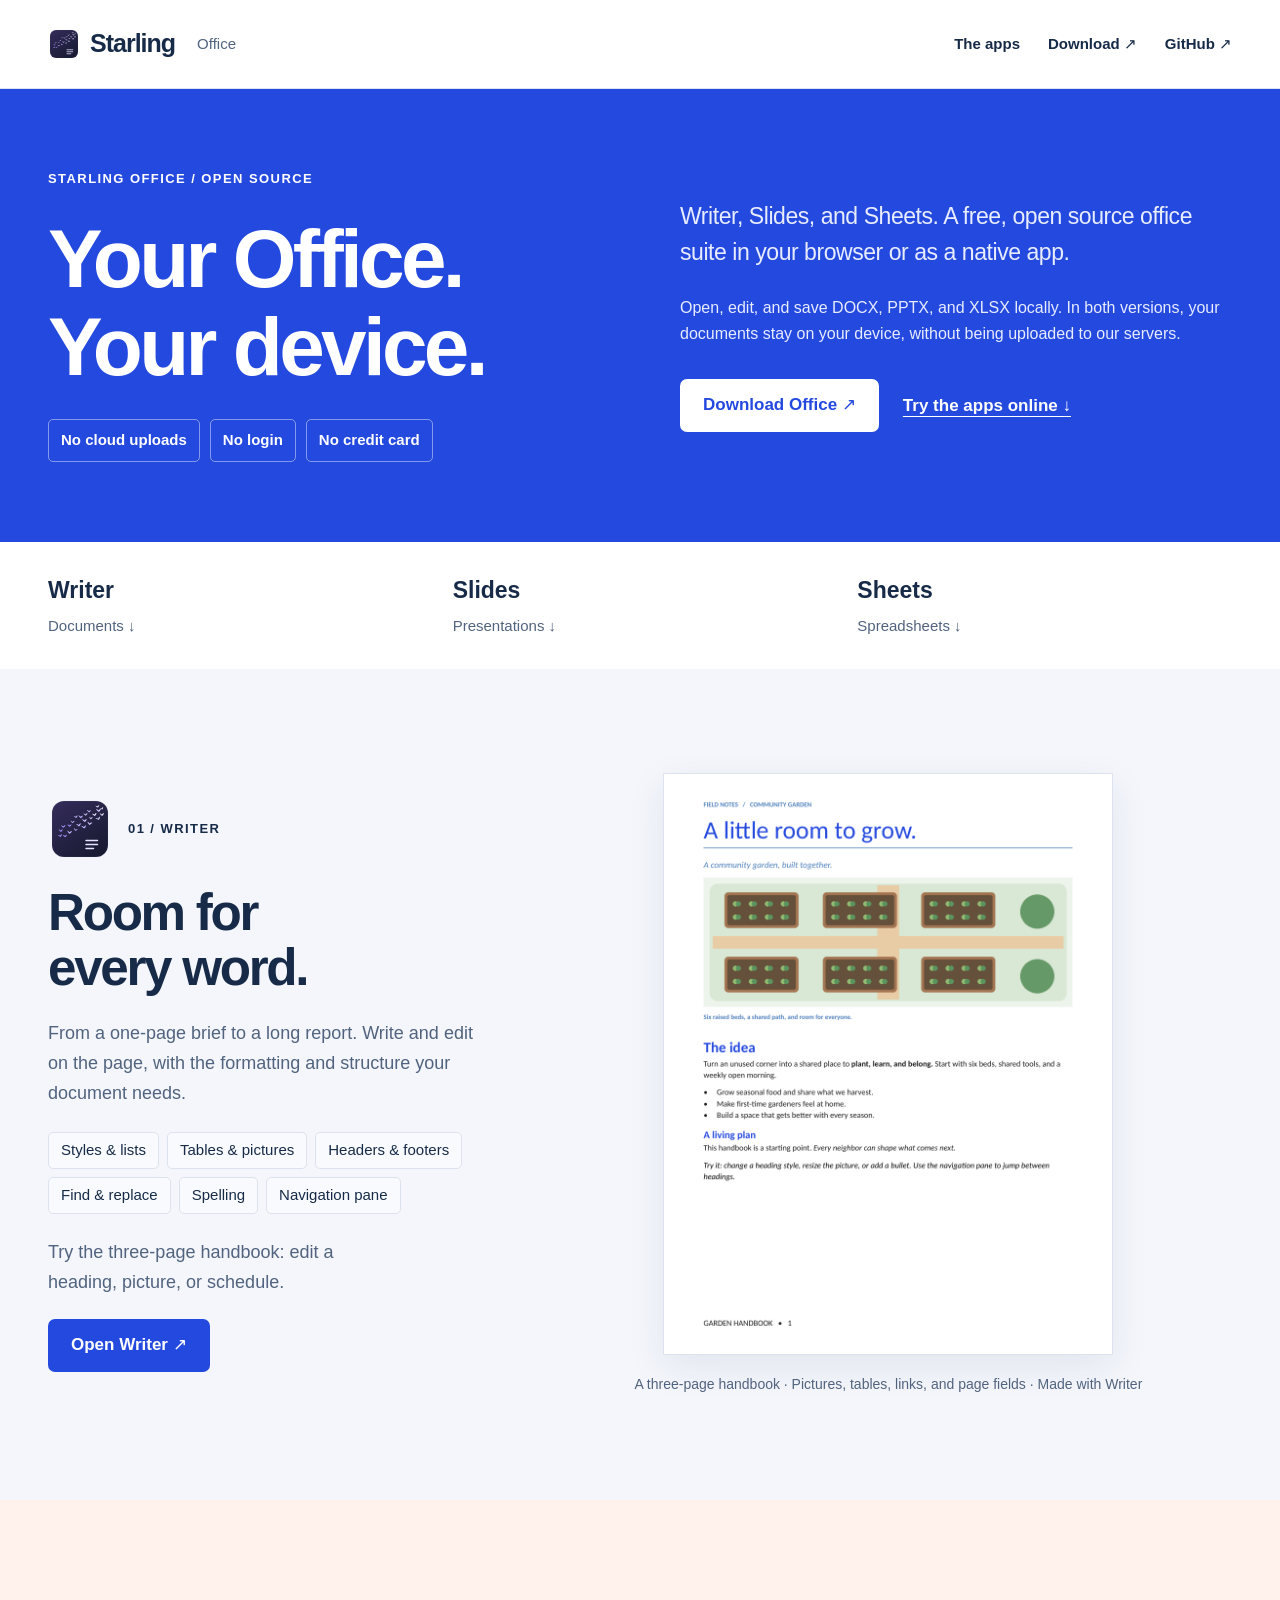
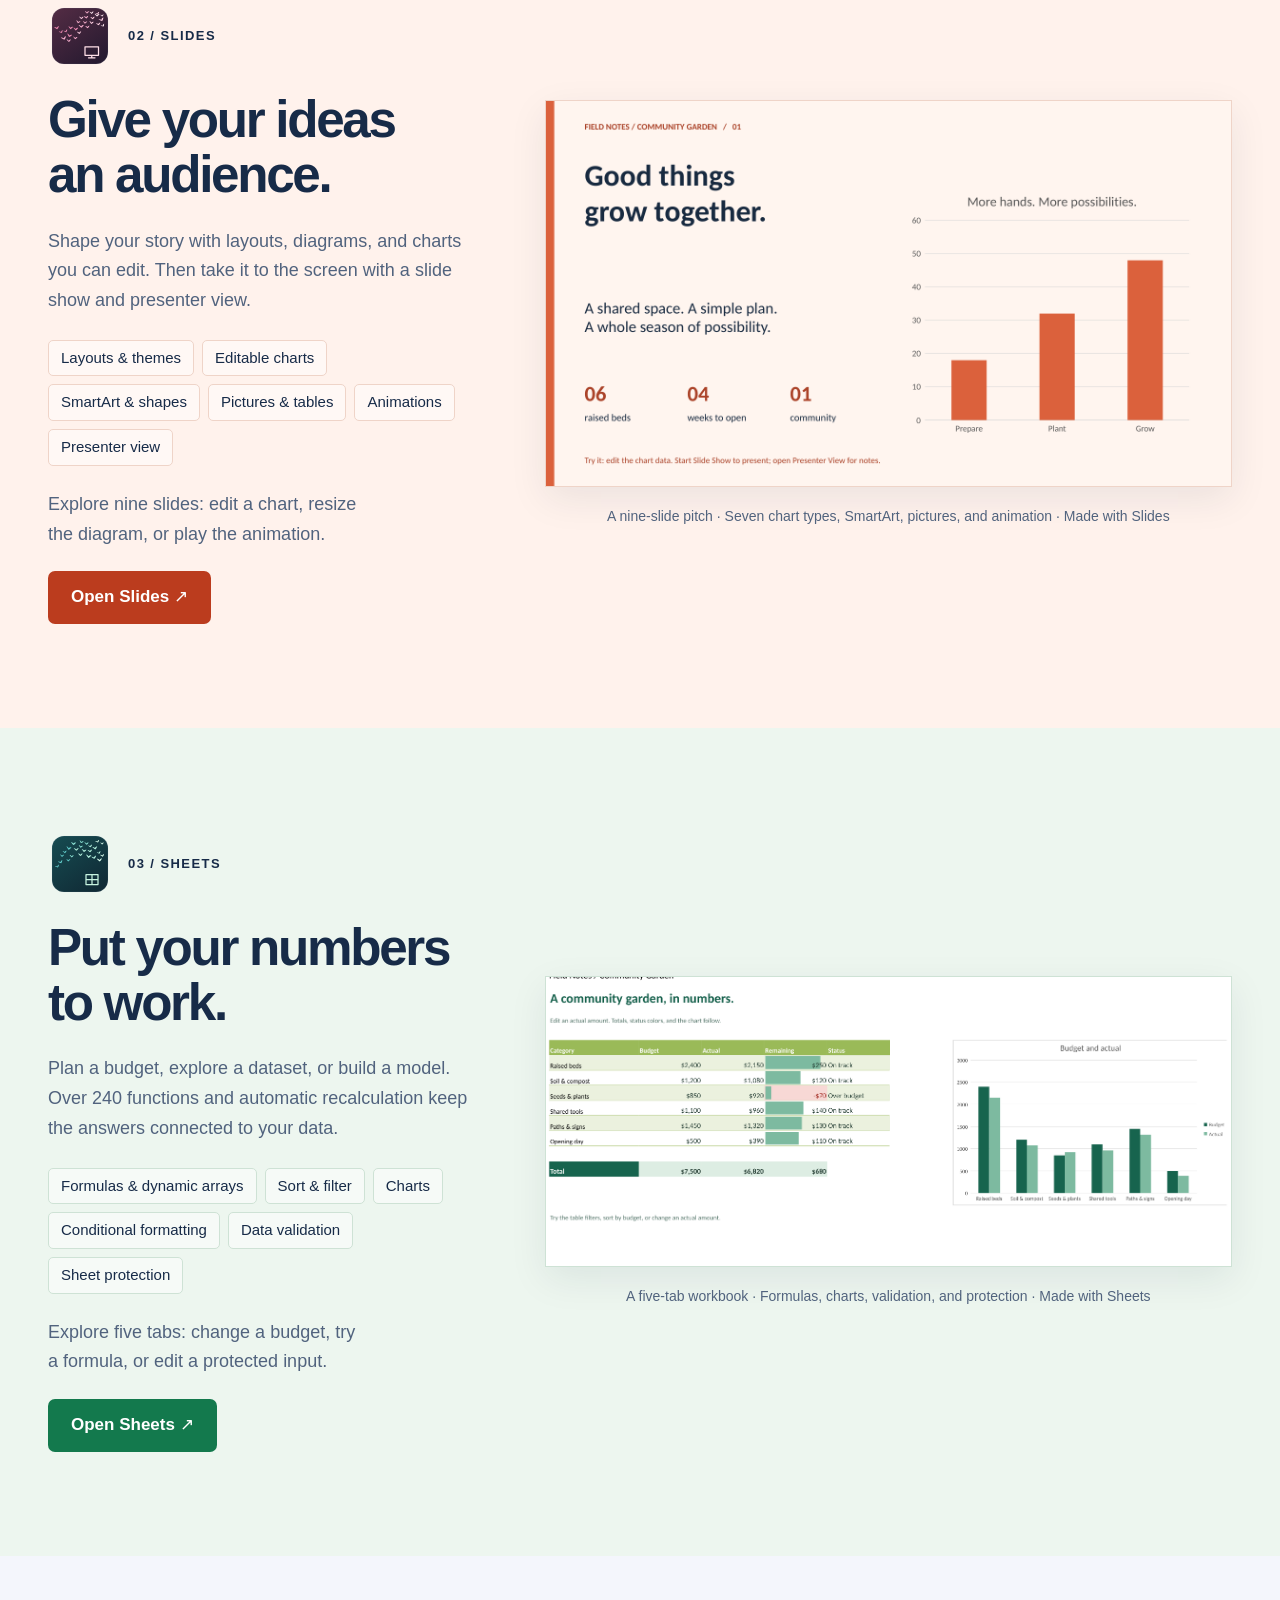
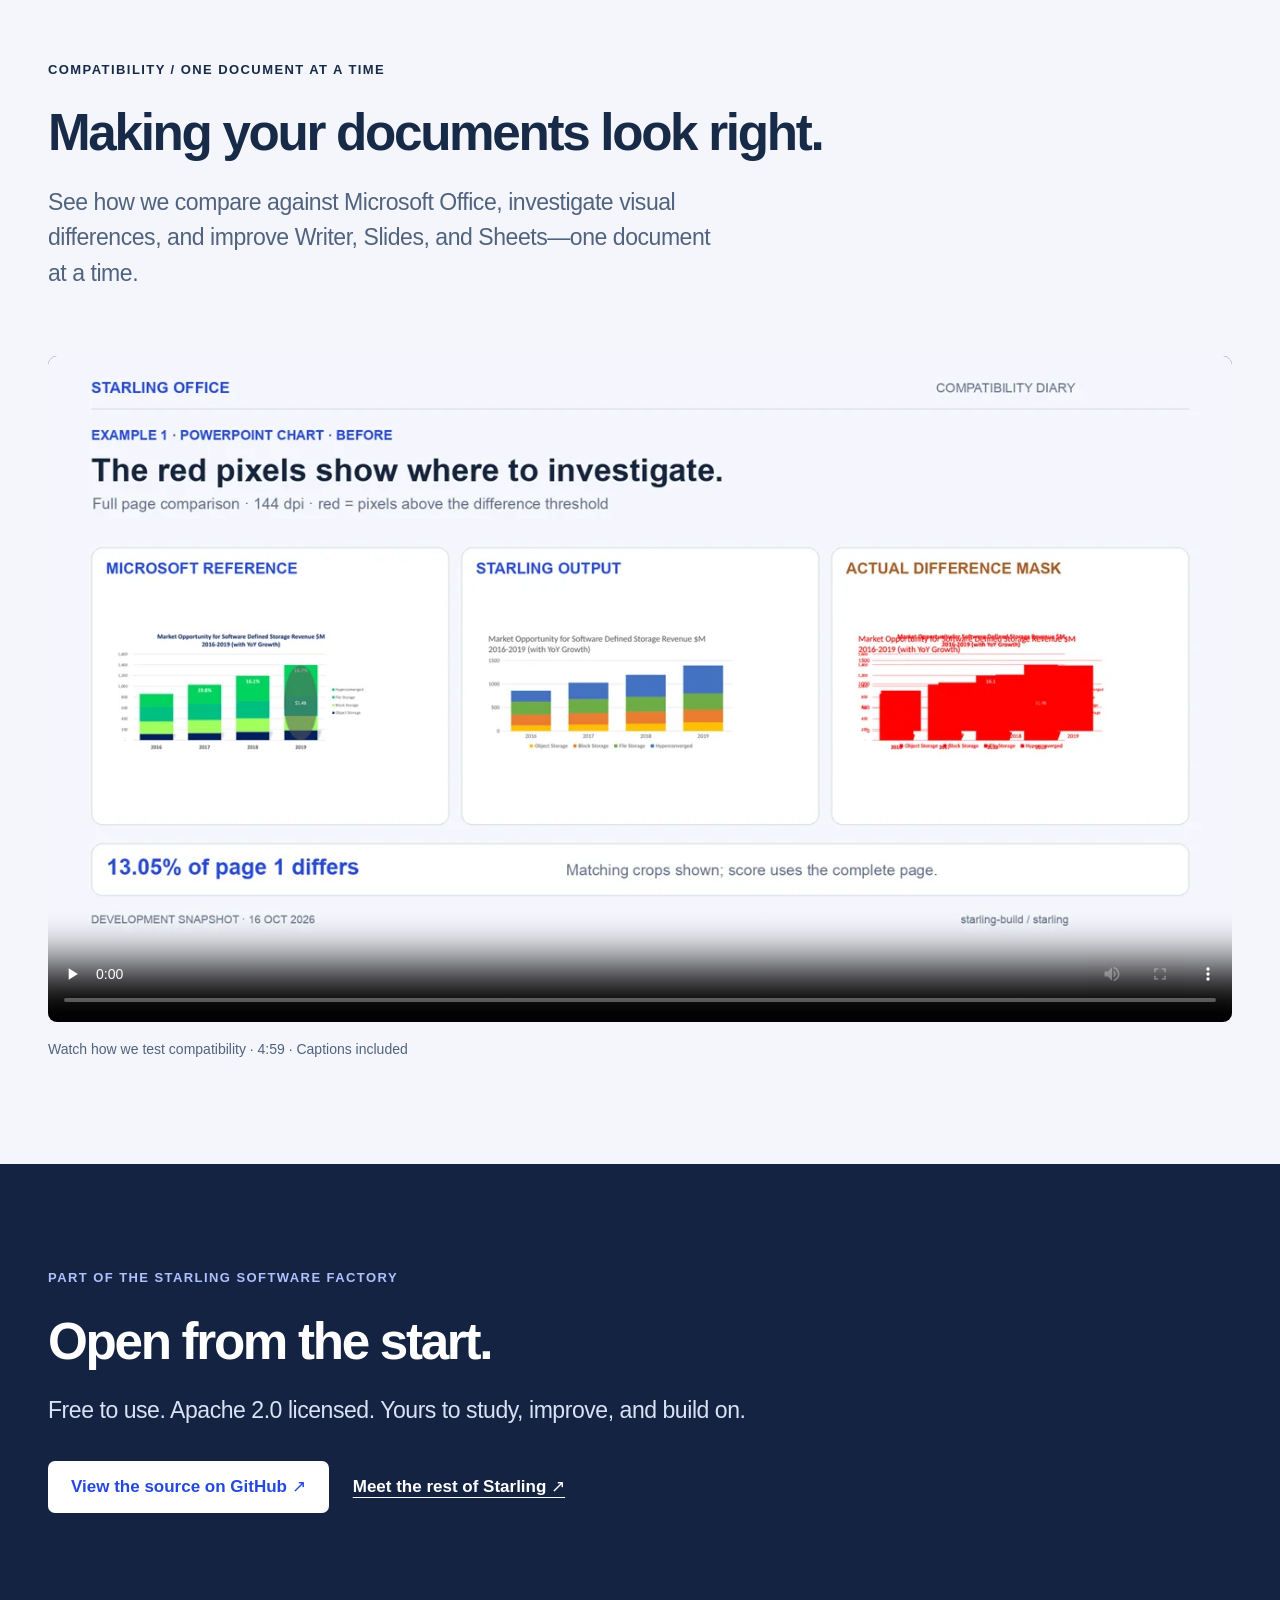
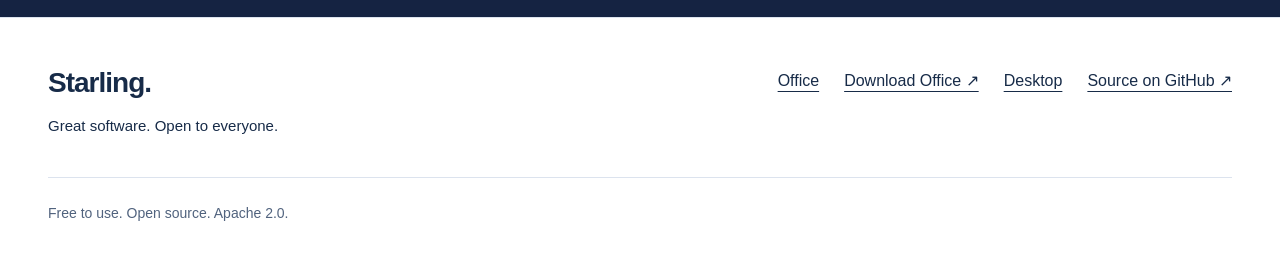
<file: index.html>
<!doctype html>
<html lang="en">
  <head>
    <meta charset="utf-8" />
    <meta name="viewport" content="width=device-width, initial-scale=1" />
    <title>Starling Office — Writer, Slides, and Sheets</title>
    <meta
      name="description"
      content="Free, open source Writer, Slides, and Sheets. Edit documents locally in your browser or the native app. No cloud uploads, no login, no credit card."
    />
    <link rel="canonical" href="https://openoffice.starling.build/" />
    <meta
      property="og:title"
      content="Starling Office — Writer, Slides, and Sheets"
    />
    <meta
      property="og:description"
      content="Your Office. Your device. Free document, presentation, and spreadsheet editing in your browser or the native app. No cloud uploads, no login, no credit card."
    />
    <meta property="og:type" content="website" />
    <meta property="og:url" content="https://openoffice.starling.build/" />
    <meta
      property="og:image"
      content="https://starling.build/img/starling-factory.png"
    />
    <link
      rel="icon"
      href="../img/office/starling-writer.svg?v=6b4af29d83e0"
      type="image/svg+xml"
    />
    <link rel="stylesheet" href="../styles.css?v=90380bbd8c7a" />
  </head>
  <body class="office-page">
    <a class="skip-link" href="#main">Skip to content</a>
    <header class="site-header">
      <div class="header-inner">
        <a class="brand" href="https://starling.build/"
          ><img
            src="../img/office/starling-writer.svg?v=6b4af29d83e0"
            width="32"
            height="32"
            alt=""
          />Starling<span>Office</span></a
        >
        <nav aria-label="Main navigation">
          <a href="#apps">The apps</a
          ><a href="download.html">Download <span aria-hidden="true">↗</span></a
          ><a href="https://github.com/starling-build/starling"
            >GitHub <span aria-hidden="true">↗</span></a
          >
        </nav>
      </div>
    </header>
    <main id="main">
      <section class="hero hero-blue">
        <div class="wrap hero-grid">
          <div>
            <p class="eyebrow">STARLING OFFICE / OPEN SOURCE</p>
            <h1>Your Office.<br />Your device.</h1>
            <ul class="office-promises" aria-label="Free and local, in the browser and native app">
              <li>No cloud uploads</li>
              <li>No login</li>
              <li>No credit card</li>
            </ul>
          </div>
          <div>
            <p class="lead">
              Writer, Slides, and Sheets. A free, open source office suite
              in your browser or as a native app.
            </p>
            <p class="hero-note">
              Open, edit, and save DOCX, PPTX, and XLSX locally. In both versions,
              your documents stay on your device, without being uploaded to our
              servers.
            </p>
            <div class="actions">
              <a class="button button-light" href="download.html"
                >Download Office ↗</a
              >
              <a class="text-link" href="#apps">Try the apps online ↓</a>
            </div>
          </div>
        </div>
      </section>
      <nav class="section-nav wrap" aria-label="Office applications" id="apps">
        <a href="#writer">Writer <span>Documents ↓</span></a
        ><a href="#slides">Slides <span>Presentations ↓</span></a
        ><a href="#sheets">Sheets <span>Spreadsheets ↓</span></a>
      </nav>
      <section class="section product-detail writer-section" id="writer">
        <div class="wrap sample-layout">
          <div class="sample-info">
            <div class="app-heading">
              <img
                class="app-icon office-app-icon"
                src="../img/office/starling-writer.svg?v=6b4af29d83e0"
                width="64"
                height="64"
                alt=""
              />
              <p class="eyebrow">01 / WRITER</p>
            </div>
            <h2>Room for every word.</h2>
            <p>
              From a one-page brief to a long report. Write and edit on the
              page, with the formatting and structure your document needs.
            </p>
            <ul class="sample-capabilities" aria-label="Writer features">
              <li>Styles &amp; lists</li>
              <li>Tables &amp; pictures</li>
              <li>Headers &amp; footers</li>
              <li>Find &amp; replace</li>
              <li>Spelling</li>
              <li>Navigation pane</li>
            </ul>
            <p class="sample-try">
              Try the three-page handbook: edit a heading, picture, or schedule.
            </p>
            <a class="button" href="https://writer.starling.build/">Open Writer ↗</a>
          </div>
          <figure class="sample-preview">
            <a href="https://writer.starling.build/" aria-label="Open Writer">
              <img
                src="images/writer-sample.png?v=518bfe50d522"
                width="918"
                height="1188"
                loading="lazy"
                decoding="async"
                alt="The first page of a three-page garden handbook, with a site-plan picture, headings, bullet points, a header, and page numbering."
              />
            </a>
            <figcaption>
              A three-page handbook · Pictures, tables, links, and page fields ·
              Made with Writer
            </figcaption>
          </figure>
        </div>
      </section>
      <section class="section product-detail slides-section" id="slides">
        <div class="wrap sample-layout">
          <div class="sample-info">
            <div class="app-heading">
              <img
                class="app-icon office-app-icon"
                src="../img/office/starling-slides.svg?v=df5d57af5766"
                width="64"
                height="64"
                alt=""
              />
              <p class="eyebrow">02 / SLIDES</p>
            </div>
            <h2>Give your ideas<br />an audience.</h2>
            <p>
              Shape your story with layouts, diagrams, and charts you can edit.
              Then take it to the screen with a slide show and presenter view.
            </p>
            <ul class="sample-capabilities" aria-label="Slides features">
              <li>Layouts &amp; themes</li>
              <li>Editable charts</li>
              <li>SmartArt &amp; shapes</li>
              <li>Pictures &amp; tables</li>
              <li>Animations</li>
              <li>Presenter view</li>
            </ul>
            <p class="sample-try">
              Explore nine slides: edit a chart, resize the diagram, or play the
              animation.
            </p>
            <a class="button" href="https://slides.starling.build/">Open Slides ↗</a>
          </div>
          <figure class="sample-preview">
            <a href="https://slides.starling.build/" aria-label="Open Slides">
              <img
                src="images/slides-sample.png?v=7f7daf98b905"
                width="1440"
                height="810"
                loading="lazy"
                decoding="async"
                alt="The first of nine sample slides, with a title, planning figures, and an editable column chart."
              />
            </a>
            <figcaption>
              A nine-slide pitch · Seven chart types, SmartArt, pictures, and
              animation · Made with Slides
            </figcaption>
          </figure>
        </div>
      </section>
      <section class="section product-detail sheets-section" id="sheets">
        <div class="wrap sample-layout">
          <div class="sample-info">
            <div class="app-heading">
              <img
                class="app-icon office-app-icon"
                src="../img/office/starling-sheets.svg?v=6875645b7aa3"
                width="64"
                height="64"
                alt=""
              />
              <p class="eyebrow">03 / SHEETS</p>
            </div>
            <h2>Put your numbers<br />to work.</h2>
            <p>
              Plan a budget, explore a dataset, or build a model. Over 240
              functions and automatic recalculation keep the answers connected
              to your data.
            </p>
            <ul class="sample-capabilities" aria-label="Sheets features">
              <li>Formulas &amp; dynamic arrays</li>
              <li>Sort &amp; filter</li>
              <li>Charts</li>
              <li>Conditional formatting</li>
              <li>Data validation</li>
              <li>Sheet protection</li>
            </ul>
            <p class="sample-try">
              Explore five tabs: change a budget, try a formula, or edit a
              protected input.
            </p>
            <a class="button" href="https://sheets.starling.build/">Open Sheets ↗</a>
          </div>
          <figure class="sample-preview">
            <a href="https://sheets.starling.build/" aria-label="Open Sheets">
              <img
                src="images/sheets-sample.png?v=70f87c20bc0a"
                width="1441"
                height="607"
                loading="lazy"
                decoding="async"
                alt="The budget tab of a five-sheet workbook, with conditional formatting, formulas, a filterable table, and a budget-versus-actual chart."
              />
            </a>
            <figcaption>
              A five-tab workbook · Formulas, charts, validation, and protection
              · Made with Sheets
            </figcaption>
          </figure>
        </div>
      </section>
      <section class="section film-section office-film" id="compatibility" aria-labelledby="compatibility-title">
        <div class="wrap">
          <div class="section-heading">
            <p class="eyebrow">COMPATIBILITY / ONE DOCUMENT AT A TIME</p>
            <h2 id="compatibility-title">Making your documents look right.</h2>
            <p class="lead">
              See how we compare against Microsoft Office, investigate visual
              differences, and improve Writer, Slides, and Sheets—one document
              at a time.
            </p>
          </div>
          <figure>
            <video
              controls
              playsinline
              preload="none"
              width="1920"
              height="1080"
              poster="../video/office-compatibility-poster.webp?v=6efac595d1a6"
              aria-label="How we test Microsoft Office compatibility, 4 minutes 59 seconds"
              aria-describedby="compatibility-caption"
            >
              <source src="../video/office-compatibility.mp4?v=afd291193b03" type="video/mp4" />
              <track
                kind="captions"
                src="../video/office-compatibility.vtt?v=0d297b538645"
                srclang="en"
                label="English"
              />
              <a href="../video/office-compatibility.mp4?v=afd291193b03">Watch the compatibility video</a>.
            </video>
            <figcaption class="fine" id="compatibility-caption">
              Watch how we test compatibility · 4:59 · Captions included
            </figcaption>
          </figure>
        </div>
      </section>
      <section class="section open-banner">
        <div class="wrap">
          <p class="eyebrow">PART OF THE STARLING SOFTWARE FACTORY</p>
          <h2>Open from the start.</h2>
          <p class="lead">
            Free to use. Apache 2.0 licensed. Yours to study, improve, and build
            on.
          </p>
          <div class="actions">
            <a
              class="button button-light"
              href="https://github.com/starling-build/starling"
              >View the source on GitHub ↗</a
            ><a class="text-link" href="https://starling.build/"
              >Meet the rest of Starling ↗</a
            >
          </div>
        </div>
      </section>
    </main>
    <footer class="site-footer">
      <div class="wrap footer-inner">
        <div>
          <a class="footer-brand" href="https://starling.build/">Starling.</a>
          <p>Great software. Open to everyone.</p>
        </div>
        <nav aria-label="Footer navigation">
          <a href="#apps">Office</a><a href="download.html">Download Office ↗</a
          ><a href="https://starling.build/desktop/">Desktop</a
          ><a href="https://github.com/starling-build/starling"
            >Source on GitHub ↗</a
          >
        </nav>
        <p class="fine">Free to use. Open source. Apache 2.0.</p>
      </div>
    </footer>
  <script defer src="cloudflare-analytics.js?v=594fcbd6cb7d"></script>
  </body>
</html>
</file>
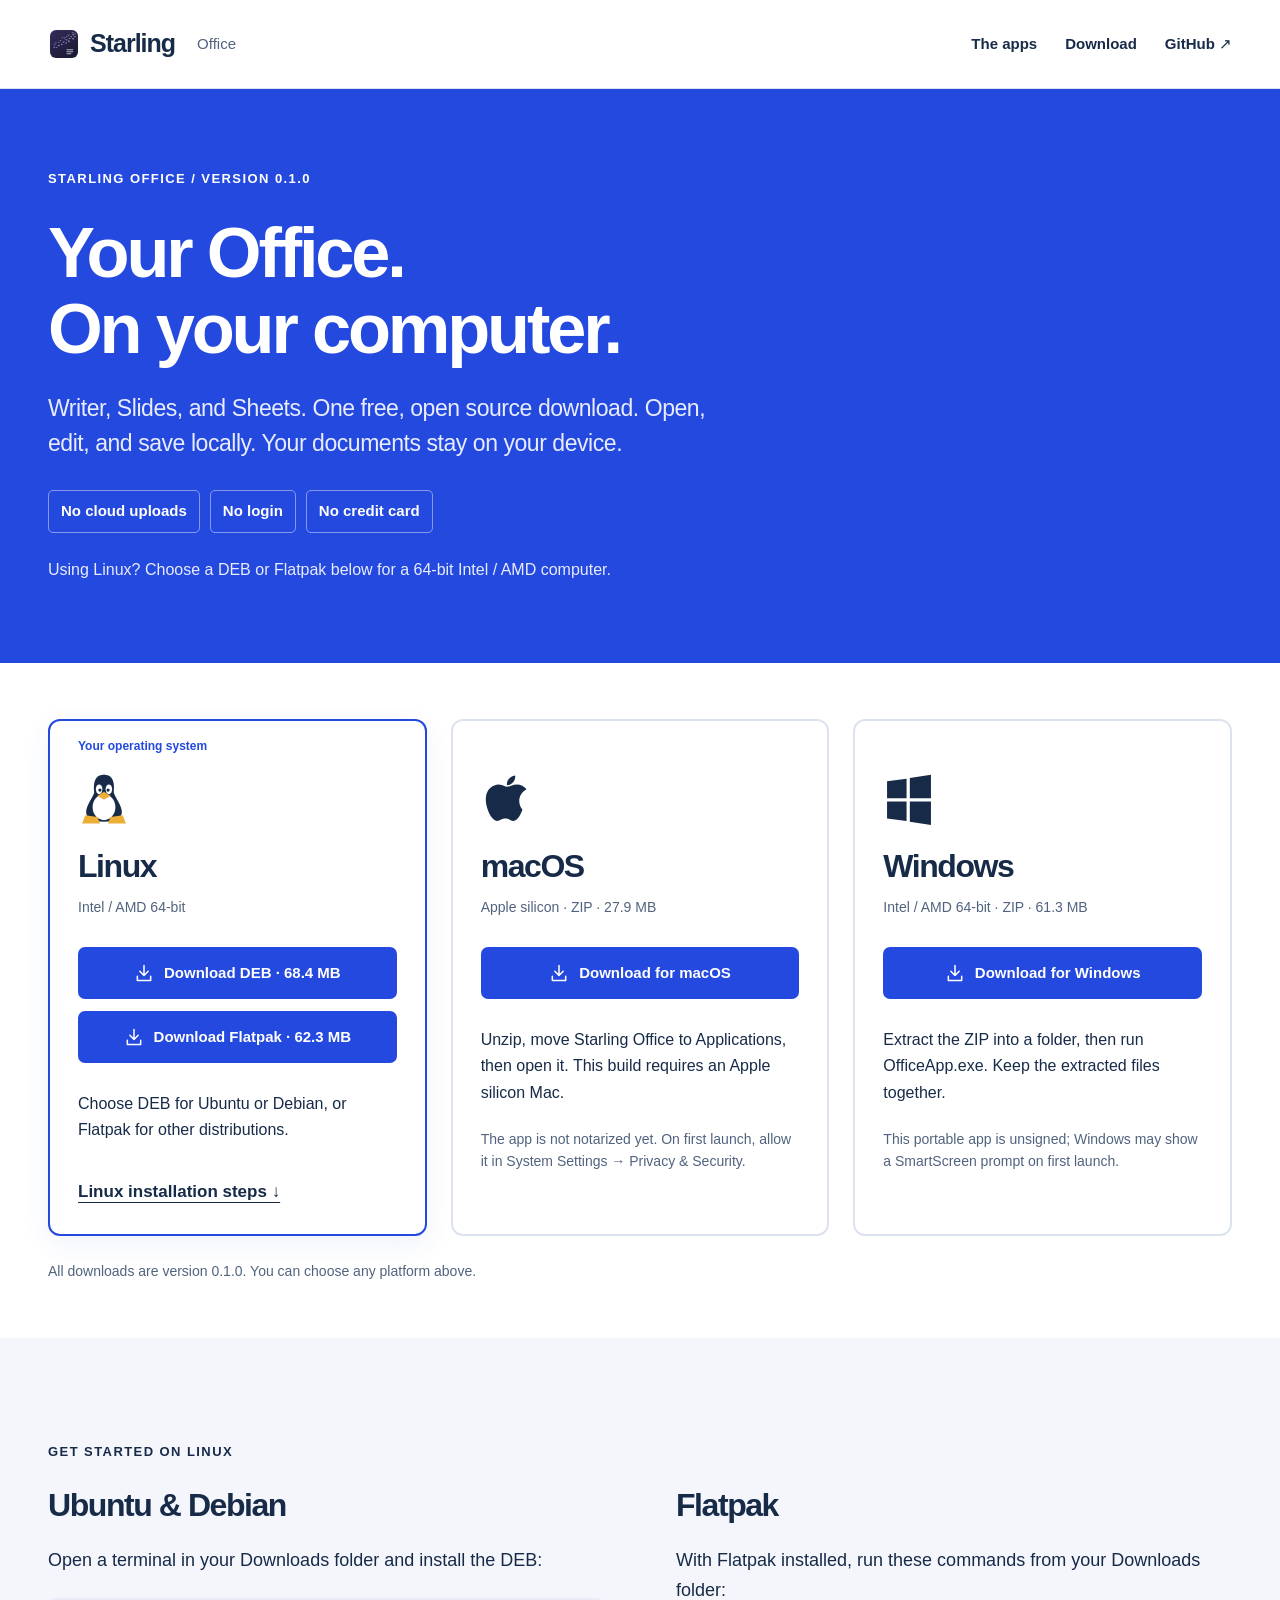
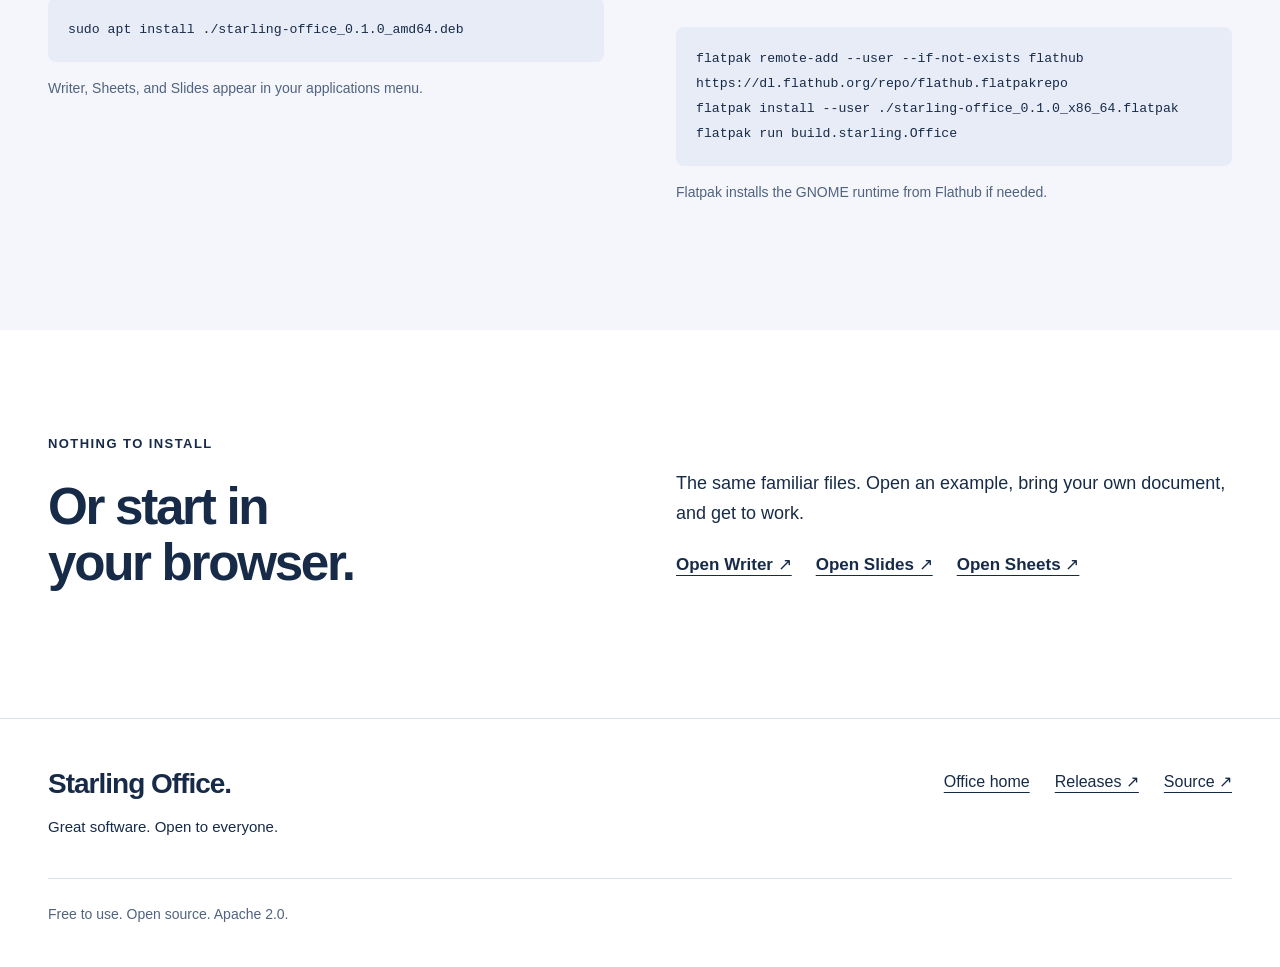
<file: download.html>
<!doctype html>
<html lang="en">
  <head>
    <meta charset="utf-8" />
    <meta name="viewport" content="width=device-width, initial-scale=1" />
    <title>Download Starling Office — macOS, Windows &amp; Linux</title>
    <meta
      name="description"
      content="Download free, open source Writer, Slides, and Sheets for macOS, Windows, or Linux. Your documents stay on your device. No cloud uploads, no login, no credit card."
    />
    <link
      rel="canonical"
      href="https://openoffice.starling.build/download.html"
    />
    <link
      rel="icon"
      href="../img/office/starling-writer.svg?v=6b4af29d83e0"
      type="image/svg+xml"
    />
    <link rel="stylesheet" href="../styles.css?v=90380bbd8c7a" />
    <link rel="stylesheet" href="download.css?v=2e8a55997466" />
    <script src="download.js?v=b2e740f74a57" defer></script>
  </head>
  <body class="office-page download-page">
    <a class="skip-link" href="#main">Skip to content</a>
    <header class="site-header">
      <div class="header-inner">
        <a class="brand" href="./"
          ><img
            src="../img/office/starling-writer.svg?v=6b4af29d83e0"
            width="32"
            height="32"
            alt=""
          />Starling<span>Office</span></a
        >
        <nav aria-label="Main navigation">
          <a href="./#apps">The apps</a
          ><a href="download.html" aria-current="page">Download</a
          ><a href="https://github.com/starling-build/starling">GitHub ↗</a>
        </nav>
      </div>
    </header>
    <main id="main">
      <section class="hero hero-blue download-hero">
        <div class="wrap">
          <p class="eyebrow">STARLING OFFICE / VERSION 0.1.0</p>
          <h1>Your Office.<br />On your computer.</h1>
          <p class="lead">
            Writer, Slides, and Sheets. One free, open source download.
            Open, edit, and save locally. Your documents stay on your device.
          </p>
          <ul class="office-promises" aria-label="Free and local">
            <li>No cloud uploads</li>
            <li>No login</li>
            <li>No credit card</li>
          </ul>
          <p class="hero-note" id="platform-hint">
            Choose your operating system below.
          </p>
          <div id="browser-option" hidden>
            <a class="button button-light" href="./#apps"
              >Open the browser apps →</a
            >
          </div>
        </div>
      </section>
      <section
        class="section download-section"
        aria-label="Download for your operating system"
      >
        <div class="wrap">
          <div class="download-grid">
            <article
              class="download-card"
              data-platform="macos"
              aria-labelledby="macos-title"
            >
              <p class="download-match" hidden>Your operating system</p>
              <svg class="platform-icon" viewBox="0 0 64 64" aria-hidden="true">
                <path
                  d="M32 15c-1-6 4-11 10-12 1 6-4 12-10 12Zm19 30c-2 6-6 14-11 14-4 0-5-3-10-3s-7 3-10 3C12 58 5 41 6 30c1-10 8-16 16-16 5 0 8 3 10 3 3 0 7-3 12-3 5 0 9 2 12 6-12 7-10 20-5 25Z"
                />
              </svg>
              <h2 id="macos-title">macOS</h2>
              <p class="download-meta">Apple silicon · ZIP · 27.9 MB</p>
              <div class="download-buttons">
                <a
                  class="button"
                  href="https://github.com/starling-build/starling/releases/download/office-v0.1.0/starling-office-0.1.0-macos-arm64.zip"
                  download="starling-office-0.1.0-macos-arm64.zip"
                  ><svg viewBox="0 0 24 24" aria-hidden="true">
                    <path d="M12 3v12m-5-5 5 5 5-5M4 16v5h16v-5" /></svg
                  >Download for macOS</a
                >
              </div>
              <p>
                Unzip, move Starling Office to Applications, then open it. This
                build requires an Apple silicon Mac.
              </p>
              <p class="fine">
                The app is not notarized yet. On first launch, allow it in
                System Settings → Privacy &amp; Security.
              </p>
            </article>
            <article
              class="download-card"
              data-platform="windows"
              aria-labelledby="windows-title"
            >
              <p class="download-match" hidden>Your operating system</p>
              <svg class="platform-icon" viewBox="0 0 64 64" aria-hidden="true">
                <path
                  d="M5 10 29 7v24H5Zm28-4 26-4v29H33ZM5 35h24v24L5 56Zm28 0h26v29l-26-4Z"
                />
              </svg>
              <h2 id="windows-title">Windows</h2>
              <p class="download-meta">Intel / AMD 64-bit · ZIP · 61.3 MB</p>
              <div class="download-buttons">
                <a
                  class="button"
                  href="https://github.com/starling-build/starling/releases/download/office-v0.1.0/starling-office-0.1.0-windows-x86_64.zip"
                  download="starling-office-0.1.0-windows-x86_64.zip"
                  ><svg viewBox="0 0 24 24" aria-hidden="true">
                    <path d="M12 3v12m-5-5 5 5 5-5M4 16v5h16v-5" /></svg
                  >Download for Windows</a
                >
              </div>
              <p>
                Extract the ZIP into a folder, then run OfficeApp.exe. Keep the
                extracted files together.
              </p>
              <p class="fine">
                This portable app is unsigned; Windows may show a SmartScreen
                prompt on first launch.
              </p>
            </article>
            <article
              class="download-card"
              data-platform="linux"
              aria-labelledby="linux-title"
            >
              <p class="download-match" hidden>Your operating system</p>
              <svg class="platform-icon" viewBox="0 0 64 64" aria-hidden="true">
                <path
                  d="M20 24c-2-17 4-22 12-22s14 5 12 22c1 5 10 16 10 24 0 8-9 12-22 12S10 56 10 48c0-8 9-19 10-24Z"
                />
                <ellipse cx="32" cy="42" rx="14" ry="16" fill="white" />
                <ellipse cx="26" cy="20" rx="4" ry="6" fill="white" />
                <ellipse cx="38" cy="20" rx="4" ry="6" fill="white" />
                <circle cx="27" cy="21" r="2" />
                <circle cx="37" cy="21" r="2" />
                <path
                  d="m24 28 8-5 8 5-8 5ZM9 52l15 2 3 8H5Zm46 0-15 2-3 8h22Z"
                  fill="#edae35"
                />
              </svg>
              <h2 id="linux-title">Linux</h2>
              <p class="download-meta">Intel / AMD 64-bit</p>
              <div class="download-buttons">
                <a
                  class="button"
                  href="https://github.com/starling-build/starling/releases/download/office-v0.1.0/starling-office_0.1.0_amd64.deb"
                  download="starling-office_0.1.0_amd64.deb"
                  ><svg viewBox="0 0 24 24" aria-hidden="true">
                    <path d="M12 3v12m-5-5 5 5 5-5M4 16v5h16v-5" /></svg
                  >Download DEB · 68.4 MB</a
                >
                <a
                  class="button"
                  href="https://github.com/starling-build/starling/releases/download/office-v0.1.0/starling-office_0.1.0_x86_64.flatpak"
                  download="starling-office_0.1.0_x86_64.flatpak"
                  ><svg viewBox="0 0 24 24" aria-hidden="true">
                    <path d="M12 3v12m-5-5 5 5 5-5M4 16v5h16v-5" /></svg
                  >Download Flatpak · 62.3 MB</a
                >
              </div>
              <p>
                Choose DEB for Ubuntu or Debian, or Flatpak for other
                distributions.
              </p>
              <a class="text-link" href="#linux-install"
                >Linux installation steps ↓</a
              >
            </article>
          </div>
          <p class="fine download-footnote">
            All downloads are version 0.1.0. You can choose any platform above.
          </p>
        </div>
      </section>
      <section class="section office-platforms" id="linux-install">
        <div class="wrap">
          <p class="eyebrow">GET STARTED ON LINUX</p>
          <div class="split download-install">
            <div>
              <h2>Ubuntu &amp; Debian</h2>
              <p>
                Open a terminal in your Downloads folder and install the DEB:
              </p>
              <pre><code>sudo apt install ./starling-office_0.1.0_amd64.deb</code></pre>
              <p class="fine">
                Writer, Sheets, and Slides appear in your applications menu.
              </p>
            </div>
            <div>
              <h2>Flatpak</h2>
              <p>
                With Flatpak installed, run these commands from your Downloads
                folder:
              </p>
              <pre><code>flatpak remote-add --user --if-not-exists flathub https://dl.flathub.org/repo/flathub.flatpakrepo
flatpak install --user ./starling-office_0.1.0_x86_64.flatpak
flatpak run build.starling.Office</code></pre>
              <p class="fine">
                Flatpak installs the GNOME runtime from Flathub if needed.
              </p>
            </div>
          </div>
        </div>
      </section>
      <section class="section">
        <div class="wrap split">
          <div>
            <p class="eyebrow">NOTHING TO INSTALL</p>
            <h2>Or start in<br />your browser.</h2>
          </div>
          <div>
            <p>
              The same familiar files. Open an example, bring your own document,
              and get to work.
            </p>
            <div class="actions">
              <a class="text-link" href="https://writer.starling.build/">Open Writer ↗</a
              ><a class="text-link" href="https://slides.starling.build/">Open Slides ↗</a
              ><a class="text-link" href="https://sheets.starling.build/">Open Sheets ↗</a>
            </div>
          </div>
        </div>
      </section>
    </main>
    <footer class="site-footer">
      <div class="wrap footer-inner">
        <div>
          <a class="footer-brand" href="./">Starling Office.</a>
          <p>Great software. Open to everyone.</p>
        </div>
        <nav aria-label="Footer navigation">
          <a href="./">Office home</a
          ><a href="https://github.com/starling-build/starling/releases/tag/office-v0.1.0"
            >Releases ↗</a
          ><a href="https://github.com/starling-build/starling">Source ↗</a>
        </nav>
        <p class="fine">Free to use. Open source. Apache 2.0.</p>
      </div>
    </footer>
  <script defer src="cloudflare-analytics.js?v=594fcbd6cb7d"></script>
  </body>
</html>
</file>
<file: styles.css>
:root {
  font-family: -apple-system, BlinkMacSystemFont, "Segoe UI", sans-serif;
  color: #18382d;
  background: #fcfdfa;
  font-synthesis: none;
  --accent: #165b46;
  --ink: #18382d;
  --muted: #50665b;
  --line: #dce5de;
  --paper: #fcfdfa;
}
* {
  box-sizing: border-box;
}
html {
  scroll-behavior: smooth;
  scroll-padding-top: 28px;
}
body {
  margin: 0;
  font-size: 18px;
  line-height: 1.65;
}
a {
  color: inherit;
  text-decoration-thickness: 1px;
  text-underline-offset: 5px;
}
a:hover {
  text-decoration-thickness: 2px;
}
a:focus-visible,
button:focus-visible,
video:focus-visible {
  outline: 3px solid #df9626;
  outline-offset: 5px;
}
img {
  display: block;
  max-width: 100%;
  height: auto;
}
figure {
  margin: 0;
}
p {
  margin: 0 0 22px;
}
h1,
h2,
h3,
h4 {
  line-height: 1.08;
  letter-spacing: -0.045em;
  margin: 0 0 24px;
  font-weight: 720;
  text-wrap: balance;
}
h1 {
  font-size: clamp(48px, 6.4vw, 94px);
}
h2 {
  font-size: clamp(36px, 4vw, 60px);
}
h3 {
  font-size: clamp(30px, 3vw, 44px);
}
h4 {
  font-size: 26px;
}
p,
li {
  overflow-wrap: break-word;
}
section,
article {
  scroll-margin-top: 28px;
}
.wrap {
  max-width: 1280px;
  margin-inline: auto;
  padding-inline: 48px;
}
.section {
  padding-block: 104px;
}
.split,
.hero-grid,
.product-row {
  display: grid;
  grid-template-columns: minmax(0, 1fr) minmax(0, 1fr);
  gap: 72px;
  align-items: center;
}
.split > * {
  min-width: 0;
}
.eyebrow {
  font-size: 13px;
  font-weight: 750;
  letter-spacing: 0.11em;
  line-height: 1.5;
  margin: 0 0 26px;
}
.lead {
  font-size: clamp(20px, 1.8vw, 25px);
  line-height: 1.55;
  letter-spacing: -0.02em;
}
.section-heading {
  max-width: 780px;
  margin-bottom: 64px;
}
.section-heading > p:last-child {
  max-width: 680px;
  color: var(--muted);
}
.text-link {
  display: inline-block;
  font-size: 17px;
  font-weight: 650;
  margin-top: 12px;
}
.button {
  display: inline-flex;
  align-items: center;
  justify-content: center;
  gap: 24px;
  min-height: 52px;
  padding: 14px 23px;
  background: var(--accent);
  color: #fff;
  border-radius: 7px;
  font-size: 17px;
  font-weight: 650;
  text-decoration: none;
  line-height: 1.45;
}
.button:hover {
  filter: brightness(0.94);
  text-decoration: underline;
}
.button-light {
  background: #fff;
  color: var(--accent);
}
.actions {
  display: flex;
  align-items: center;
  gap: 24px;
  flex-wrap: wrap;
}
.actions .text-link {
  margin: 0;
}
.fine {
  font-size: 14px;
  line-height: 1.6;
  color: var(--muted);
}
.skip-link {
  position: absolute;
  left: 16px;
  top: -100px;
  background: #fff;
  padding: 12px;
  z-index: 10;
}
.skip-link:focus {
  top: 12px;
}
.site-header {
  background: #fff;
  border-bottom: 1px solid var(--line);
}
.header-inner {
  max-width: 1440px;
  margin: auto;
  min-height: 88px;
  padding: 20px 48px;
  display: flex;
  align-items: center;
  justify-content: space-between;
  gap: 24px;
}
.brand {
  display: flex;
  align-items: center;
  gap: 10px;
  font-size: 25px;
  font-weight: 750;
  letter-spacing: -1px;
  text-decoration: none;
  white-space: nowrap;
}
.brand span {
  font-size: 15px;
  font-weight: 450;
  letter-spacing: 0;
  margin-left: 12px;
  color: var(--muted);
}
.site-header nav {
  display: flex;
  gap: 28px;
  align-items: center;
  font-size: 15px;
  font-weight: 550;
}
.site-header nav a {
  text-decoration: none;
}
.site-header nav a:hover {
  text-decoration: underline;
}
.hero {
  padding-block: 80px;
}
.hero-green {
  background: #165b46;
  color: #fff;
  --muted: #d2e5da;
}
.hero-blue {
  background: #2449df;
  color: #fff;
}
.hero .lead {
  max-width: 660px;
  color: #e0ece5;
}
.hero-blue .lead {
  color: #e8ecff;
}
.hero-note {
  font-size: 16px;
  margin: 24px 0 32px;
  color: #d2e5da;
}
.hero-blue .hero-note {
  color: #e8ecff;
}
.hero-grid {
  gap: 80px;
}
.product-directory {
  padding: 12px 30px;
  background: #f8fbf6;
  color: #18382d;
  border-radius: 12px;
}
.product-directory > a {
  display: flex;
  align-items: center;
  gap: 22px;
  padding: 28px 0;
  text-decoration: none;
}
.product-directory > a + a {
  border-top: 1px solid #d9e2d7;
}
.product-directory h2 {
  font-size: 30px;
  margin-bottom: 7px;
}
.product-directory p {
  font-size: 16px;
  color: #56685c;
  line-height: 1.4;
  margin: 0;
}
.product-directory > a > span:last-child {
  margin-left: auto;
  font-size: 24px;
}
.product-directory > a:hover h2 {
  text-decoration: underline;
}
.app-icon {
  display: grid;
  place-items: center;
  width: 58px;
  height: 64px;
  border-radius: 10px;
  font-size: 34px;
  font-weight: 750;
  line-height: 1;
  flex: none;
}
.terminal-icon {
  color: #c3efc2;
  background: #152f24;
  font-family: ui-monospace, monospace;
  font-size: 27px;
}
.app-icon.office-app-icon {
  width: 64px;
  height: 64px;
  border-radius: 0;
}
.desktop-icon {
  background: #b16940;
  color: #fff;
}
.principles {
  border-bottom: 1px solid var(--line);
  background: #f0f5ed;
}
.principles .wrap {
  display: flex;
  justify-content: space-between;
  gap: 20px;
  padding-block: 24px;
  font-size: 15px;
  color: #4a6354;
}
.product-row {
  padding-block: 64px;
  border-top: 1px solid var(--line);
}
.product-row:last-child {
  padding-bottom: 0;
}
.product-row p:not(.eyebrow) {
  color: var(--muted);
}
.feature-list {
  padding: 0;
  list-style: none;
  font-size: 17px;
  margin: 24px 0;
}
.feature-list li {
  padding: 11px 0 11px 25px;
  border-bottom: 1px solid var(--line);
  position: relative;
}
.feature-list li:before {
  content: "↗";
  position: absolute;
  left: 0;
  color: var(--accent);
}
.terminal-art {
  background: #142e25;
  color: #eff8ef;
  border-radius: 12px;
  overflow: hidden;
}
.window-bar {
  display: flex;
  gap: 22px;
  padding: 18px 24px;
  border-bottom: 1px solid #335346;
  font-size: 14px;
  color: #d0e5d5;
}
.window-bar span {
  font-size: 11px;
  letter-spacing: 3px;
  color: #afc498;
}
.terminal-content {
  padding: 28px 32px;
  font:
    20px/1.65 ui-monospace,
    SFMono-Regular,
    Consolas,
    monospace;
}
.terminal-content p {
  color: #f1f6ef !important;
}
.terminal-content .terminal-muted {
  color: #a7c3b2 !important;
}
.terminal-content p > span {
  color: #c4eca1;
}
.cursor {
  display: inline-block;
  width: 11px;
  height: 22px;
  background: #c4eca1;
  vertical-align: middle;
}
.art-caption {
  padding: 0 32px 26px;
  margin: 0 !important;
  color: #a7c3b2 !important;
  font-size: 15px;
}
.app-list {
  border: 1px solid var(--line);
  border-radius: 12px;
  padding: 8px 28px;
  background: #fff;
}
.app-list > a {
  display: flex;
  align-items: flex-start;
  gap: 22px;
  padding: 25px 0;
  text-decoration: none;
}
.app-list > a + a {
  border-top: 1px solid var(--line);
}
.app-list h4 {
  margin: 0 0 8px;
}
.app-list p {
  font-size: 17px;
  margin: 0 0 10px;
  line-height: 1.5;
}
.small-link {
  font-size: 15px;
  font-weight: 650;
  color: #2449df;
}
.app-list > a:hover h4 {
  text-decoration: underline;
}
.desktop-preview {
  border: 1px solid var(--line);
  border-radius: 12px;
  background: #fff;
  overflow: hidden;
}
.desktop-preview img {
  width: 100%;
}
.desktop-preview figcaption {
  padding: 18px 24px;
  font-size: 15px;
  color: var(--muted);
}
.foundation {
  background: #eaf0e5;
}
.open-section {
  max-width: 1100px;
  text-align: center;
}
.open-section .lead {
  max-width: 790px;
  margin: 0 auto 32px;
}
.site-footer {
  background: #fff;
  border-top: 1px solid var(--line);
  padding: 42px 0;
}
.footer-inner {
  display: flex;
  align-items: start;
  flex-wrap: wrap;
  justify-content: space-between;
  gap: 30px;
}
.footer-brand {
  font-size: 28px;
  font-weight: 750;
  letter-spacing: -1px;
  text-decoration: none;
}
.footer-inner p {
  font-size: 15px;
  margin: 8px 0 0;
}
.footer-inner nav {
  display: flex;
  gap: 25px;
  flex-wrap: wrap;
  font-size: 16px;
  padding-top: 8px;
}
.footer-inner > .fine {
  flex-basis: 100%;
  border-top: 1px solid var(--line);
  padding-top: 24px;
  font-size: 14px;
}
/* Office: editable examples with document previews and native links. */
.office-page {
  --accent: #2449df;
  --ink: #172b48;
  --muted: #51637e;
  --line: #dce3ee;
  color: var(--ink);
  background: #fff;
}
.office-promises {
  display: flex;
  flex-wrap: wrap;
  gap: 10px;
  list-style: none;
  padding: 0;
  margin: 28px 0 0;
}
.office-promises li {
  padding: 8px 12px;
  border: 1px solid #ffffff70;
  border-radius: 5px;
  font-size: 15px;
  font-weight: 600;
  color: #fff;
}
.app-heading {
  display: flex;
  align-items: center;
  gap: 16px;
  margin-bottom: 24px;
}
.app-heading .eyebrow {
  margin: 0;
}
.section-nav {
  display: grid;
  grid-template-columns: repeat(3, 1fr);
  padding-block: 30px;
  gap: 30px;
}
.section-nav a {
  font-size: 23px;
  font-weight: 700;
  text-decoration: none;
}
.section-nav a span {
  display: block;
  font-size: 15px;
  font-weight: 400;
  color: var(--muted);
  margin-top: 4px;
}
.section-nav a:hover {
  text-decoration: underline;
}
.product-detail .split {
  gap: 80px;
}
.product-detail p:not(.eyebrow) {
  color: var(--muted);
}
.writer-section {
  background: #f4f6fc;
}
.slides-section {
  background: #fff2ec;
  --accent: #bb3c1e;
  --line: #efd4c8;
}
.sheets-section {
  background: #edf6ef;
  --accent: #13794d;
  --line: #cee2d5;
}
.sample-layout {
  display: grid;
  grid-template-columns: minmax(0, 0.85fr) minmax(0, 1.35fr);
  gap: 64px;
  align-items: center;
}
.sample-info h2 {
  font-size: clamp(36px, 4vw, 54px);
}
.sample-capabilities {
  list-style: none;
  display: flex;
  flex-wrap: wrap;
  gap: 8px;
  padding: 0;
  margin: 24px 0;
}
.sample-capabilities li {
  padding: 5px 12px;
  border: 1px solid var(--line);
  border-radius: 5px;
  font-size: 15px;
  background: #ffffff80;
}
.sample-try {
  max-width: 32ch;
}
.sample-preview {
  margin: 0;
}
.sample-preview > a {
  display: block;
  width: fit-content;
  max-width: 100%;
  margin-inline: auto;
  background: white;
  box-shadow: 0 12px 36px #12244314;
  border: 1px solid var(--line);
}
.sample-preview img {
  display: block;
  width: auto;
  max-height: 580px;
}
.sample-preview figcaption {
  margin-top: 18px;
  text-align: center;
  font-size: 14px;
  color: var(--muted);
}
.sample-preview figcaption a {
  color: var(--accent);
  font-weight: 650;
}
.office-platforms {
  background: #f4f6fc;
}
.open-banner {
  background: #152342;
  color: #fff;
}
.open-banner .lead {
  max-width: 790px;
  color: #d9e2f4;
  margin-bottom: 32px;
}
.open-banner .eyebrow {
  color: #afc0ff;
}
/* Desktop keeps its film, installation information, and real desktop imagery. */
.desktop-intro {
  grid-template-columns: 1.15fr 1fr;
  gap: 64px;
  align-items: start;
}
.desktop-intro h1 {
  font-size: clamp(46px, 5.6vw, 80px);
}
.desktop-intro .hero-note {
  margin-bottom: 0;
}
.hero-desktop {
  margin-top: 48px;
}
.hero-desktop img {
  border-radius: 9px;
  box-shadow: 0 18px 45px #082d213d;
  width: 100%;
}
.hero-desktop figcaption {
  font-size: 15px;
  color: #d2e5da;
  margin-top: 16px;
}
.feature-grid {
  display: grid;
  grid-template-columns: repeat(2, minmax(0, 1fr));
  column-gap: 80px;
  row-gap: 40px;
}
.feature-grid article {
  border-top: 1px solid var(--line);
  padding-top: 26px;
}
.feature-number {
  display: block;
  font-size: 14px;
  color: var(--muted);
  margin-bottom: 24px;
}
.feature-grid h3 {
  font-size: 30px;
}
.feature-grid p {
  color: var(--muted);
}
.agent-section {
  background: #edf1fb;
}
.wide-image {
  margin-top: 48px;
}
.wide-image img {
  width: 100%;
  border-radius: 9px;
}
.wide-image figcaption {
  font-size: 15px;
  color: var(--muted);
  padding-top: 16px;
}
.film-section {
  background: #eef2e9;
}
.film-section video {
  display: block;
  width: 100%;
  height: auto;
  background: #122b22;
  border-radius: 9px;
}
.film-section .fine {
  max-width: 950px;
}
.office-film {
  background: #f4f6fc;
}
.office-film video {
  aspect-ratio: 16 / 9;
  background: #15233b;
}
.office-film figcaption {
  margin-top: 16px;
}
.install-guide {
  background: #f1f5ed;
  padding: 36px;
  border-radius: 9px;
}
.install-guide h3 {
  font-size: 28px;
}
.install-guide ol {
  padding-left: 25px;
}
.install-guide li {
  padding-left: 8px;
  margin-bottom: 22px;
}
.install-guide strong {
  font-size: 20px;
}
.install-guide p {
  margin-top: 8px;
  font-size: 17px;
}
code {
  font-family: ui-monospace, SFMono-Regular, Consolas, monospace;
  overflow-wrap: anywhere;
  font-size: 0.88em;
}
@media (min-width: 1600px) {
  .hero {
    padding-block: 104px;
  }
}
@media (max-width: 1050px) {
  .wrap {
    padding-inline: 32px;
  }
  .header-inner {
    padding-inline: 32px;
  }
  .hero-grid,
  .split,
  .product-row,
  .product-detail .split {
    gap: 40px;
  }
  .brand span {
    display: none;
  }
  .hero-grid {
    grid-template-columns: 1.15fr 1fr;
  }
  .product-directory {
    padding-inline: 22px;
  }
  .product-directory > a {
    gap: 15px;
  }
  .product-directory h2 {
    font-size: 25px;
  }
  .product-directory p {
    font-size: 15px;
  }
  .desktop-intro {
    grid-template-columns: 1fr;
    gap: 12px;
  }
  .desktop-intro .lead {
    max-width: 770px;
  }
}
@media (max-width: 1050px) {
  .office-page .brand span,
  .desktop-page .brand span {
    display: inline;
  }
}
@media (max-width: 720px) {
  .sample-layout {
    grid-template-columns: minmax(0, 1fr);
    gap: 32px;
  }
  .sample-preview img {
    max-height: none;
  }
  .sample-preview figcaption {
    font-size: 15px;
  }

  body {
    font-size: 17px;
    line-height: 1.65;
  }
  .wrap {
    padding-inline: 24px;
  }
  .section {
    padding-block: 64px;
  }
  .header-inner {
    min-height: 76px;
    padding: 18px 24px;
    flex-wrap: wrap;
    gap: 12px 20px;
  }
  .brand {
    font-size: 24px;
  }
  .site-header nav {
    gap: 18px;
    font-size: 14px;
    flex-wrap: wrap;
  }
  .hero {
    padding-block: 52px;
  }
  .hero-grid,
  .split,
  .product-row,
  .product-detail .split {
    grid-template-columns: 1fr;
    gap: 36px;
  }
  .hero .lead {
    font-size: 21px;
  }
  .hero-note {
    font-size: 16px;
  }
  .product-directory > a {
    padding: 24px 0;
  }
  .product-directory h2 {
    font-size: 28px;
  }
  .product-directory p {
    font-size: 16px;
  }
  .principles .wrap {
    padding-block: 20px;
    flex-wrap: wrap;
    gap: 8px 24px;
    font-size: 14px;
  }
  .section-heading {
    margin-bottom: 36px;
  }
  .eyebrow {
    margin-bottom: 20px;
    font-size: 12px;
  }
  .product-row {
    padding-block: 40px;
  }
  .feature-list {
    font-size: 17px;
  }
  .terminal-content {
    font-size: 18px;
    padding: 26px;
  }
  .app-list {
    padding-inline: 24px;
  }
  .app-list h4 {
    font-size: 26px;
  }
  .app-list p {
    font-size: 17px;
  }
  .section-nav {
    gap: 16px;
    padding-block: 24px;
  }
  .section-nav a {
    font-size: 21px;
  }
  .section-nav a span {
    font-size: 14px;
  }
  .feature-grid {
    grid-template-columns: 1fr;
    gap: 18px;
  }
  .feature-grid h3 {
    font-size: 28px;
  }
  .feature-number {
    margin-bottom: 18px;
  }
  .hero-desktop {
    margin-top: 36px;
  }
  .hero-desktop img,
  .wide-image img {
    border-radius: 5px;
  }
  .wide-image {
    margin-top: 32px;
  }
  .footer-inner {
    gap: 20px;
  }
  .footer-inner nav {
    gap: 18px;
  }
  .install-guide {
    padding: 26px;
  }
  .button {
    max-width: 100%;
    font-size: 17px;
  }
  .open-section {
    text-align: left;
  }
  .open-section .lead {
    margin-inline: 0;
  }
  .open-banner .actions {
    align-items: start;
    flex-direction: column;
  }
}
@media (max-width: 380px) {
  .wrap,
  .header-inner {
    padding-inline: 20px;
  }
  .brand img {
    width: 28px;
    height: 28px;
  }
  .site-header nav {
    gap: 18px;
    font-size: 14px;
  }
  .section-nav {
    grid-template-columns: 1fr;
    gap: 14px;
  }
  .section-nav a {
    display: flex;
    justify-content: space-between;
    align-items: center;
    gap: 14px;
  }
  .section-nav a span {
    margin: 0;
  }
  .app-icon {
    width: 48px;
    height: 55px;
    font-size: 30px;
  }
  .app-icon.office-app-icon {
    width: 56px;
    height: 56px;
  }
  .product-directory {
    padding-inline: 20px;
  }
}
@media (prefers-reduced-motion: reduce) {
  html {
    scroll-behavior: auto;
  }
}
@media print {
  .site-header,
  .site-footer,
  .button,
  .skip-link {
    display: none;
  }
  .hero,
  .section {
    padding-block: 30px;
    background: #fff !important;
    color: #000 !important;
  }
  .hero p {
    color: #333 !important;
  }
  .split,
  .hero-grid,
  .product-row {
    display: block;
  }
  .wrap {
    padding-inline: 0;
  }
  img,
  video {
    max-height: 400px;
    object-fit: contain;
  }
  h1 {
    font-size: 44px;
  }
  h2 {
    font-size: 32px;
  }
  article,
  figure {
    break-inside: avoid;
  }
}
</file>
<file: download.css>
.download-hero h1 {
  font-size: clamp(44px, 5.5vw, 76px);
}
.download-hero .hero-note {
  max-width: 720px;
  margin-bottom: 0;
}
#browser-option {
  margin-top: 24px;
}
.download-section {
  padding-block: 56px;
}
.download-grid {
  display: grid;
  grid-template-columns: repeat(3, minmax(0, 1fr));
  gap: 24px;
  align-items: stretch;
}
.download-card {
  position: relative;
  border: 2px solid var(--line);
  border-radius: 12px;
  padding: 52px 28px 28px;
  background: #fff;
  font-size: 16px;
}
.download-card[data-detected] {
  border-color: var(--accent);
  box-shadow: 0 8px 28px #2941bd12;
}
.download-match {
  position: absolute;
  top: 16px;
  left: 28px;
  margin: 0;
  font-size: 12px;
  font-weight: 700;
  color: var(--accent);
}
.platform-icon {
  display: block;
  width: 52px;
  height: 52px;
  fill: currentColor;
  margin-bottom: 24px;
}
.download-card h2 {
  font-size: 32px;
  margin-bottom: 12px;
}
.download-meta {
  font-size: 14px;
  color: var(--muted);
}
.download-buttons {
  display: grid;
  gap: 12px;
  margin-block: 28px;
}
.download-buttons .button {
  gap: 10px;
  padding-inline: 12px;
  font-size: 15px;
}
.download-buttons svg {
  flex-shrink: 0;
  width: 20px;
  height: 20px;
  fill: none;
  stroke: currentColor;
  stroke-width: 1.8;
  stroke-linecap: round;
  stroke-linejoin: round;
}
.download-card > :last-child {
  margin-bottom: 0;
}
.download-footnote {
  margin: 24px 0 0;
}
.download-install {
  align-items: start;
}
.download-install h2 {
  font-size: 32px;
}
.download-install pre {
  padding: 20px;
  background: #e8ecf6;
  border-radius: 8px;
  white-space: pre-wrap;
  overflow-wrap: anywhere;
  font-size: 15px;
}
@media (max-width: 1050px) {
  .download-grid {
    grid-template-columns: 1fr;
  }
}
</file>
